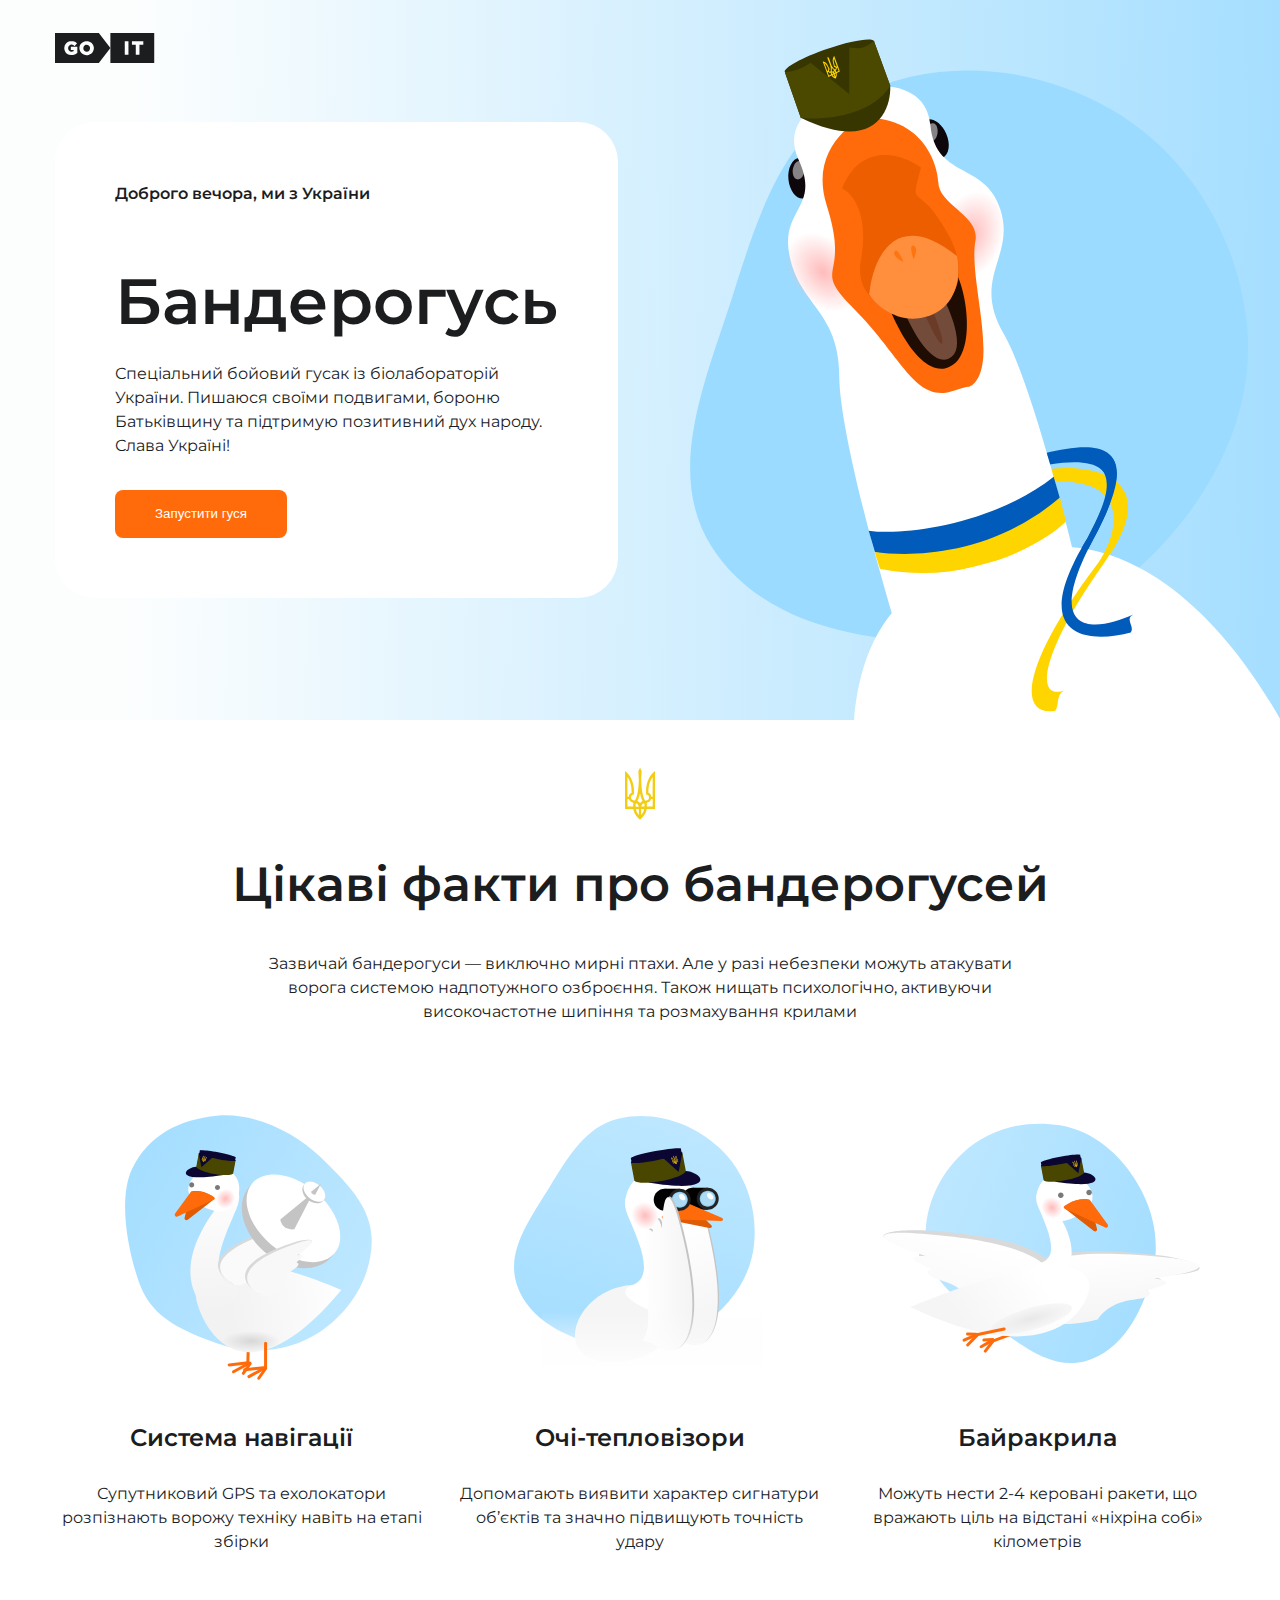
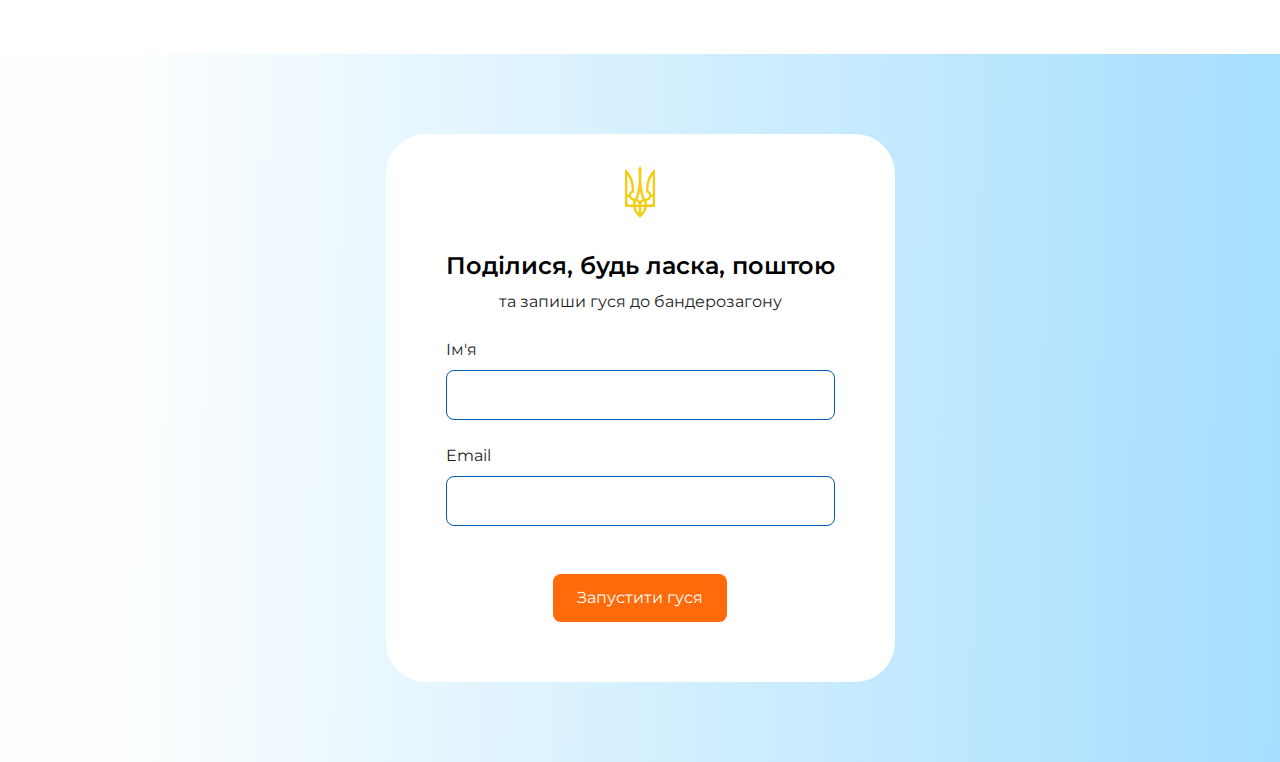
<file: gus/index.html>
<!DOCTYPE html>
<html lang="en">
  <head>
    <meta charset="UTF-8" />
    <meta name="viewport" content="width=device-width, initial-scale=1.0" />
    <title>Banderogus</title>

    <link rel="preconnect" href="https://fonts.googleapis.com" />
    <link rel="preconnect" href="https://fonts.gstatic.com" crossorigin />
    <link
      href="https://fonts.googleapis.com/css2?family=Montserrat:ital,wght@0,100..900;1,100..900&display=swap"
      rel="stylesheet"
    />
    <link rel="preload" href="./img/gus-anim.gif" as="image" />
    <link rel="stylesheet" href="css/styles.css" />
  </head>
  <body>
    <section class="main-page">
      <div class="wrapper">
        <img src="img/logo black.svg" alt="logo" class="logo" />
        <div class="main-page-text-container">
          <p class="main-page-hello-text">Доброго вечора, ми з України</p>

          <h1 class="main-page-title">Бандерогусь</h1>

          <p class="main-page-descr">
            Спеціальний бойовий гусак із біолабораторій України. Пишаюся своїми
            подвигами, бороню Батьківщину та підтримую позитивний дух народу.
            Слава Україні!
          </p>
          <button class="main-page-bitn" id="go-to-form-btn">
            Запустити гуся
          </button>
        </div>
        <img src="img/gus.svg" alt="Banderogus" />
      </div>
    </section>

    <section class="facts">
      <img src="img/trezub.svg" alt="trezub" class="facts-trezub" />
      <h2 class="facts-title">Цікаві факти про бандерогусей</h2>
      <p class="facts-discr">
        Зазвичай бандерогуси — виключно мирні птахи. Але у разі небезпеки можуть
        атакувати ворога системою надпотужного озброєння. Також нищать
        психологічно, активуючи високочастотне шипіння та розмахування крилами
      </p>

      <div class="wrapper">
        <div class="facts-item">
          <img src="img/gus1.svg" alt="Gus fact 1" />
          <h3 class="facts-item-title">Система навігації</h3>
          <p class="facts-item-descr">
            Супутниковий GPS та ехолокатори розпізнають ворожу техніку навіть на
            етапі збірки
          </p>
        </div>
        <div class="facts-item">
          <img src="img/gus2.svg" alt="Gus fact 2" />
          <h3 class="facts-item-title">Очі-тепловізори</h3>
          <p class="facts-item-descr">
            Допомагають виявити характер сигнатури об’єктів та значно підвищують
            точність удару
          </p>
        </div>
        <div class="facts-item">
          <img src="img/gus3.svg" alt="Gus fact 3" />
          <h3 class="facts-item-title">Байракрила</h3>
          <p class="facts-item-descr">
            Можуть нести 2-4 керовані ракети, що вражають ціль на відстані
            «ніхріна собі» кілометрів
          </p>
        </div>
      </div>
    </section>

    <section class="form-containr">
      <form action="#" class="form" id="form">
        <img src="img/trezub.svg" alt="trezub" class="form-trezub" />
        <h4 class="form-title">Поділися, будь ласка, поштою</h4>
        <p class="form-descr">та запиши гуся до бандерозагону</p>

        <div class="form-field form-field-name">
          <label for="user-name" class="form-field-ladel">Ім'я</label>
          <input type="text" id="user-name" class="form-input" required />
        </div>
        <div class="form-field form-field-email">
          <label for="user-email" class="form-field-ladel">Email</label>
          <input type="email" id="user-email" class="form-input" required />
        </div>
        <button type="submit" class="from-butom" id="launch-btn">
          Запустити гуся
        </button>
      </form>
    </section>

    <script src="js/form.js"></script>
  </body>
</html>
</file>
<file: gus/css/styles.css>
body {
  font-family: "Montserrat", sans-serif;
  margin: 0;
}

.main-page {
  width: 100%;
  background: linear-gradient(271deg, #a5deff 0%, #fcfefe 89.31%);
}

.main-page-text-container {
  border-radius: 40px;
  background: #fff;
  padding-top: 60px;
  padding-right: 60px;
  padding-left: 60px;
  padding-bottom: 60px;
  box-sizing: border-box;
}

.wrapper {
  margin: auto;
  display: flex;
  justify-content: space-between;
  align-items: center;
  width: 1170px;
  position: relative;
}

.main-page-hello-text {
  font-weight: 600;
  font-size: 16px;

  /* line-height: 24px; */
  line-height: 150%;
  color: #1b1d1f;
  margin-top: 0;
  margin-bottom: 60px;
}

.main-page-title {
  font-weight: 600;
  font-size: 64px;
  /* line-height: 72px; */
  line-height: 112%;
  color: #1b1d1f;
  margin-top: 0;
  margin-bottom: 24px;
}

.main-page-descr {
  font-weight: 400;
  font-size: 16px;
  /* line-height: 24px; */
  line-height: 150%;
  color: #1b1d1f;
  margin-top: 0;
  margin-bottom: 32px;
}

.main-page-bitn {
  color: #fff;
  border: none;
  cursor: pointer;
  padding-top: 12px;
  padding-right: 24px;
  padding-left: 24px;
  padding-bottom: 12px;
  border-radius: 8px;
  padding: 12px 24px;
  width: 172px;
  height: 48px;
  background: #ff6b0a;
}

.logo {
  position: absolute;
  top: 32px;
  left: 0;
}

.facts-title {
  font-weight: 600;
  font-size: 48px;

  /* line-height: 72px; */
  line-height: 150%;
  color: #1b1d1f;
  margin-bottom: 32px;
  margin-top: 0;
}

.facts {
  padding-top: 48px;
  padding-bottom: 100px;
  text-align: center;
}

.facts-trezub {
  margin-bottom: 24px;
}

.facts-discr {
  font-weight: 400;
  font-size: 16px;

  /* line-height: 24px; */
  line-height: 150%;
  text-align: center;
  color: #1b1d1f;
  width: 772px;
  margin: auto;
  margin-top: 0;
  margin-bottom: 24px;
}

.facts-item-title {
  font-weight: 600;
  font-size: 24px;

  /* line-height: 24px; */
  line-height: 100%;
  color: #1b1d1f;
  margin-top: 0;
  margin-bottom: 32px;
}

.facts-item-descr {
  font-weight: 400;
  font-size: 16px;

  /* line-height: 24px; */
  line-height: 150%;
  text-align: center;
  color: #1b1d1f;
  margin-top: 0;
  margin-bottom: 0;
}

.facts-item {
  width: calc((100% / 3) - (24px * 2) / 3);
}

.form-containr {
  width: 100%;
  padding-top: 80px;
  padding-bottom: 80px;
  box-sizing: border-box;
  background: linear-gradient(271deg, #a5deff 0%, #fcfefe 89.31%);
  display: flex;
  justify-content: center;
  align-items: center;
}

.form {
  background: #fff;
  border-radius: 40px;
  padding-top: 32px;
  padding-right: 60px;
  padding-bottom: 60px;
  padding-left: 60px;
  box-sizing: border-box;
  text-align: center;
}

.form-trezub {
  margin-bottom: 32px;
}

.form-title {
  font-weight: 600;
  font-size: 24px;
  /* line-height: 24px; */
  line-height: 100%;
  color: #000;
  margin-top: 0;
  margin-bottom: 12px;
}

.form-descr {
  font-family: "Montserrat", sans-serif;
  font-weight: 400;
  font-size: 16px;
  /* line-height: 24px; */
  line-height: 150%;
  color: #1b1d1f;
  margin-top: 0;
  margin-bottom: 24px;
}

.form-field {
  display: flex;
  flex-direction: column;
  align-items: flex-start;
}

.form-field-ladel {
  font-family: "Montserrat", sans-serif;
  font-weight: 400;
  font-size: 16px;
  /* line-height: 24px; */
  line-height: 150%;
  color: #1b1d1f;
  margin-bottom: 8px;
}

.form-field-name {
  margin-bottom: 24px;
}

.form-input {
  border: 1px solid #005bbb;
  border-radius: 8px;
  font-family: "Montserrat", sans-serif;
  font-weight: 400;
  font-size: 16px;
  /* line-height: 24px; */
  line-height: 150%;
  color: #1b1d1f;
  padding-left: 24px;
  padding-top: 12px;
  padding-bottom: 12px;
  padding-right: 24px;
  box-sizing: border-box;
  width: 100%;
}

.from-butom {
  font-family: "Montserrat", sans-serif;
  font-weight: 400;
  font-size: 16px;
  /* line-height: 24px; */
  line-height: 150%;
  color: #fff;
  cursor: pointer;
  padding-left: 24px;
  padding-top: 12px;
  padding-bottom: 12px;
  padding-right: 24px;
  background: #ff6b0a;
  border-radius: 8px;
  border: none;
}

.form-field-email {
  margin-bottom: 48px;
}

.gus-anim {
  position: fixed;
  top: 0;
  bottom: 0;
  left: 0;
  margin-bottom: auto;
  margin-top: auto;
  width: 100%;
  z-index: 2;
  pointer-events: none;
}
</file>
